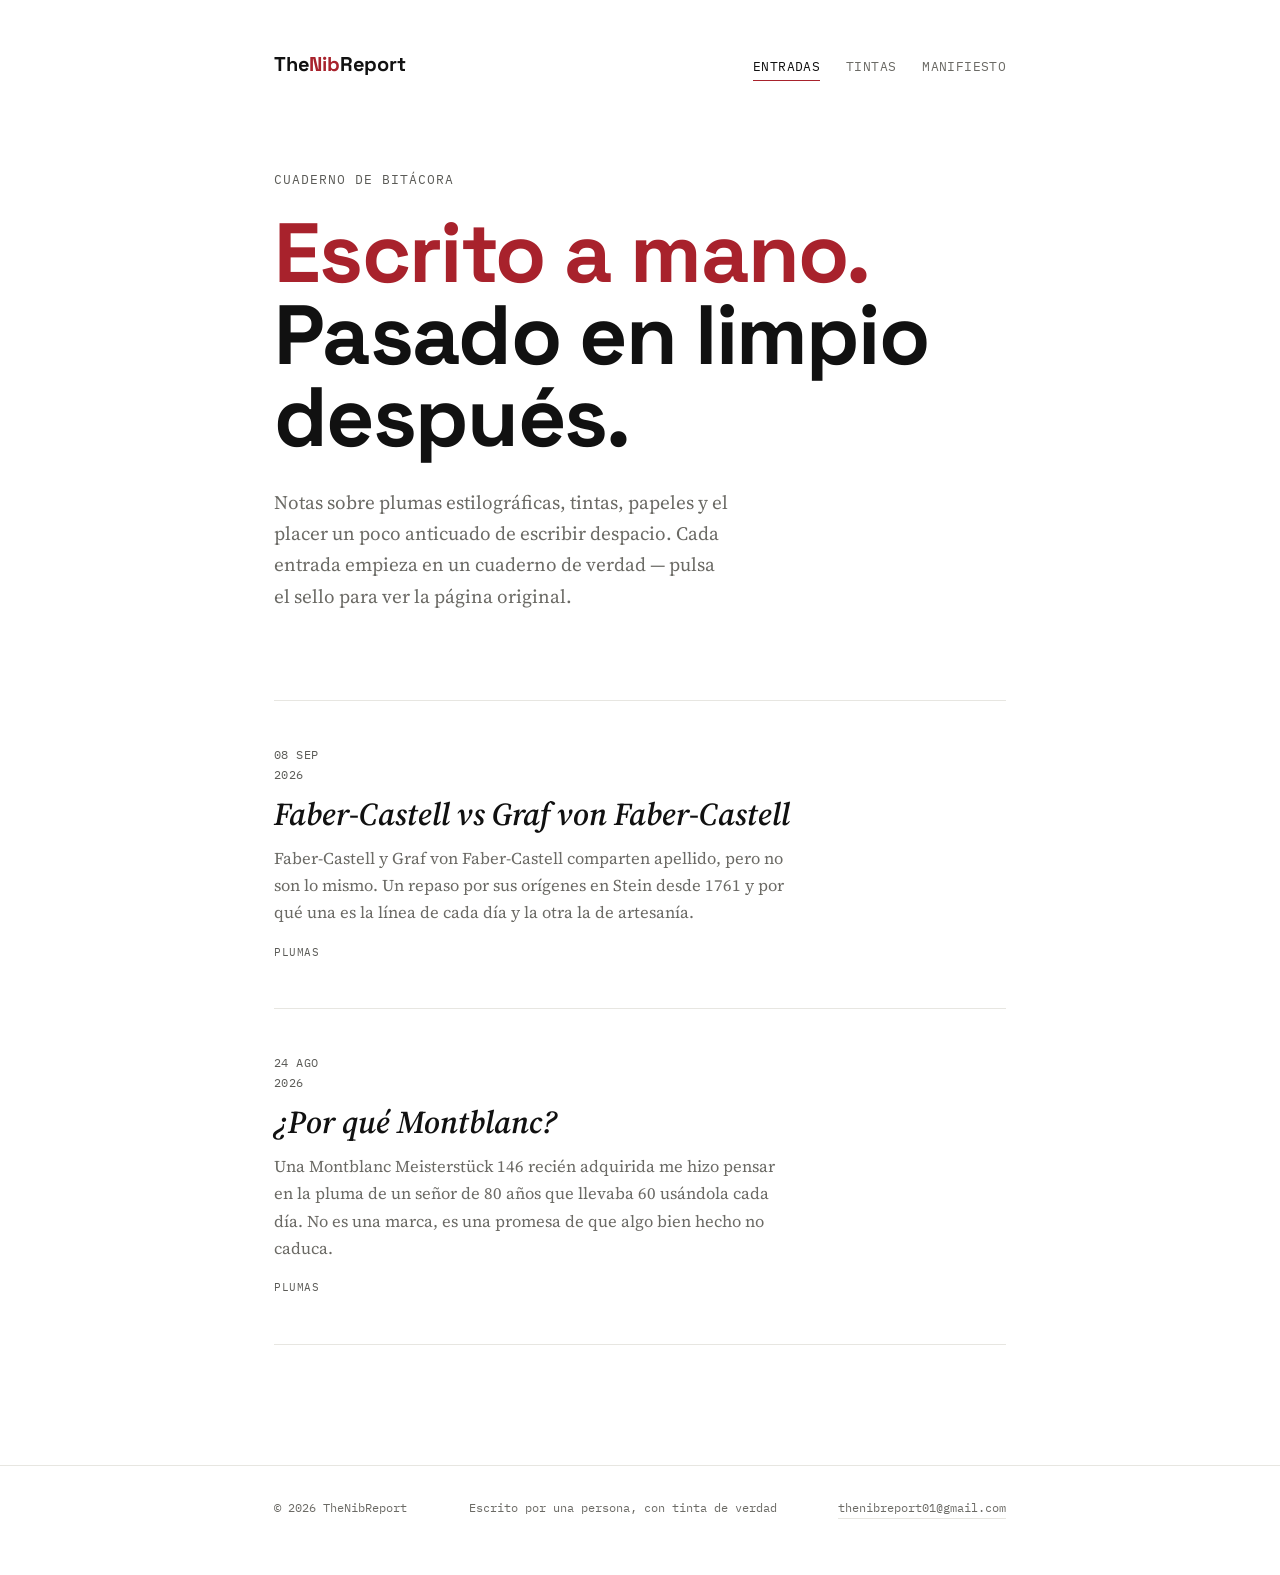
<file: index.html>
<!doctype html>
<html lang="es">
<head>
<meta charset="UTF-8">
<meta name="viewport" content="width=device-width, initial-scale=1.0">
<title>TheNibReport — Blog de plumas estilográficas, tinta y papel</title>
<meta name="description" content="Cuaderno sobre plumas estilográficas, tintas y papel para escribir: reseñas, comparativas de marcas como Montblanc y Faber-Castell, y notas manuscritas pasadas en limpio.">
<link rel="canonical" href="https://thenibreport.es/">
<meta name="robots" content="index, follow">

<!-- Open Graph -->
<meta property="og:type" content="website">
<meta property="og:site_name" content="TheNibReport">
<meta property="og:title" content="TheNibReport — Blog de plumas estilográficas, tinta y papel">
<meta property="og:description" content="Cuaderno sobre plumas estilográficas, tintas y papel para escribir: reseñas, comparativas de marcas y notas manuscritas pasadas en limpio.">
<meta property="og:url" content="https://thenibreport.es/">
<meta property="og:locale" content="es_ES">
<meta property="og:image" content="https://thenibreport.es/img/og-cover.jpg">

<!-- Twitter Card -->
<meta name="twitter:card" content="summary_large_image">
<meta name="twitter:title" content="TheNibReport — Blog de plumas estilográficas, tinta y papel">
<meta name="twitter:description" content="Cuaderno sobre plumas estilográficas, tintas y papel para escribir, escrito a mano y pasado en limpio.">
<meta name="twitter:image" content="https://thenibreport.es/img/og-cover.jpg">

<link rel="stylesheet" href="css/style.css">

<script type="application/ld+json">
{
  "@context": "https://schema.org",
  "@type": "Blog",
  "name": "TheNibReport",
  "url": "https://thenibreport.es/",
  "description": "Cuaderno sobre plumas estilográficas, tintas y papel para escribir.",
  "inLanguage": "es"
}
</script>

    <!-- Google tag (gtag.js) -->
    <script async src="https://www.googletagmanager.com/gtag/js?id=G-DZ3Y6CWWXH"></script>
    <script>
      window.dataLayer = window.dataLayer || [];
      function gtag(){dataLayer.push(arguments);}
      gtag('js', new Date());
      gtag('config', 'G-DZ3Y6CWWXH');
    </script>
</head>
<body>

<header class="site-head">
  <div class="wrap">
    <a href="index.html" class="brand">The<em>Nib</em>Report</a>
    <nav class="site-nav">
      <a href="index.html" class="is-active">Entradas</a>
      <a href="tintas.html">Tintas</a>
      <a href="about.html">Manifiesto</a>
    </nav>
  </div>
</header>

<main>
  <div class="wrap">

    <section class="hero">
      <span class="kicker">Cuaderno de bitácora</span>
      <h1><span class="ink-underline">Escrito a mano.</span><br>Pasado en limpio después.</h1>
      <p class="lede">Notas sobre plumas estilográficas, tintas, papeles y el placer un poco anticuado de escribir despacio. Cada entrada empieza en un cuaderno de verdad — pulsa el sello para ver la página original.</p>
    </section>

    <section class="ledger" aria-label="Listado de entradas">

      <a class="entry" href="articles/faber-castell-vs-graf-von-faber-castell.html">
        <div class="entry-date">08 SEP<br>2026</div>
        <div>
          <h2 class="entry-title">Faber-Castell vs Graf von Faber-Castell</h2>
          <p class="entry-excerpt">Faber-Castell y Graf von Faber-Castell comparten apellido, pero no son lo mismo. Un repaso por sus orígenes en Stein desde 1761 y por qué una es la línea de cada día y la otra la de artesanía.</p>
          <span class="entry-tag">Plumas</span>
        </div>
      </a>

      <a class="entry" href="articles/por-que-montblanc.html">
        <div class="entry-date">24 AGO<br>2026</div>
        <div>
          <h2 class="entry-title">¿Por qué Montblanc?</h2>
          <p class="entry-excerpt">Una Montblanc Meisterstück 146 recién adquirida me hizo pensar en la pluma de un señor de 80 años que llevaba 60 usándola cada día. No es una marca, es una promesa de que algo bien hecho no caduca.</p>
          <span class="entry-tag">Plumas</span>
        </div>
      </a>

    </section>

  </div>
</main>

<footer class="site-foot">
  <div class="wrap">
    <span>© 2026 TheNibReport</span>
    <span>Escrito por una persona, con tinta de verdad</span>
    <a href="mailto:thenibreport01@gmail.com">thenibreport01@gmail.com</a>
  </div>
</footer>

<script src="js/script.js"></script>
</body>
</html>
</file>
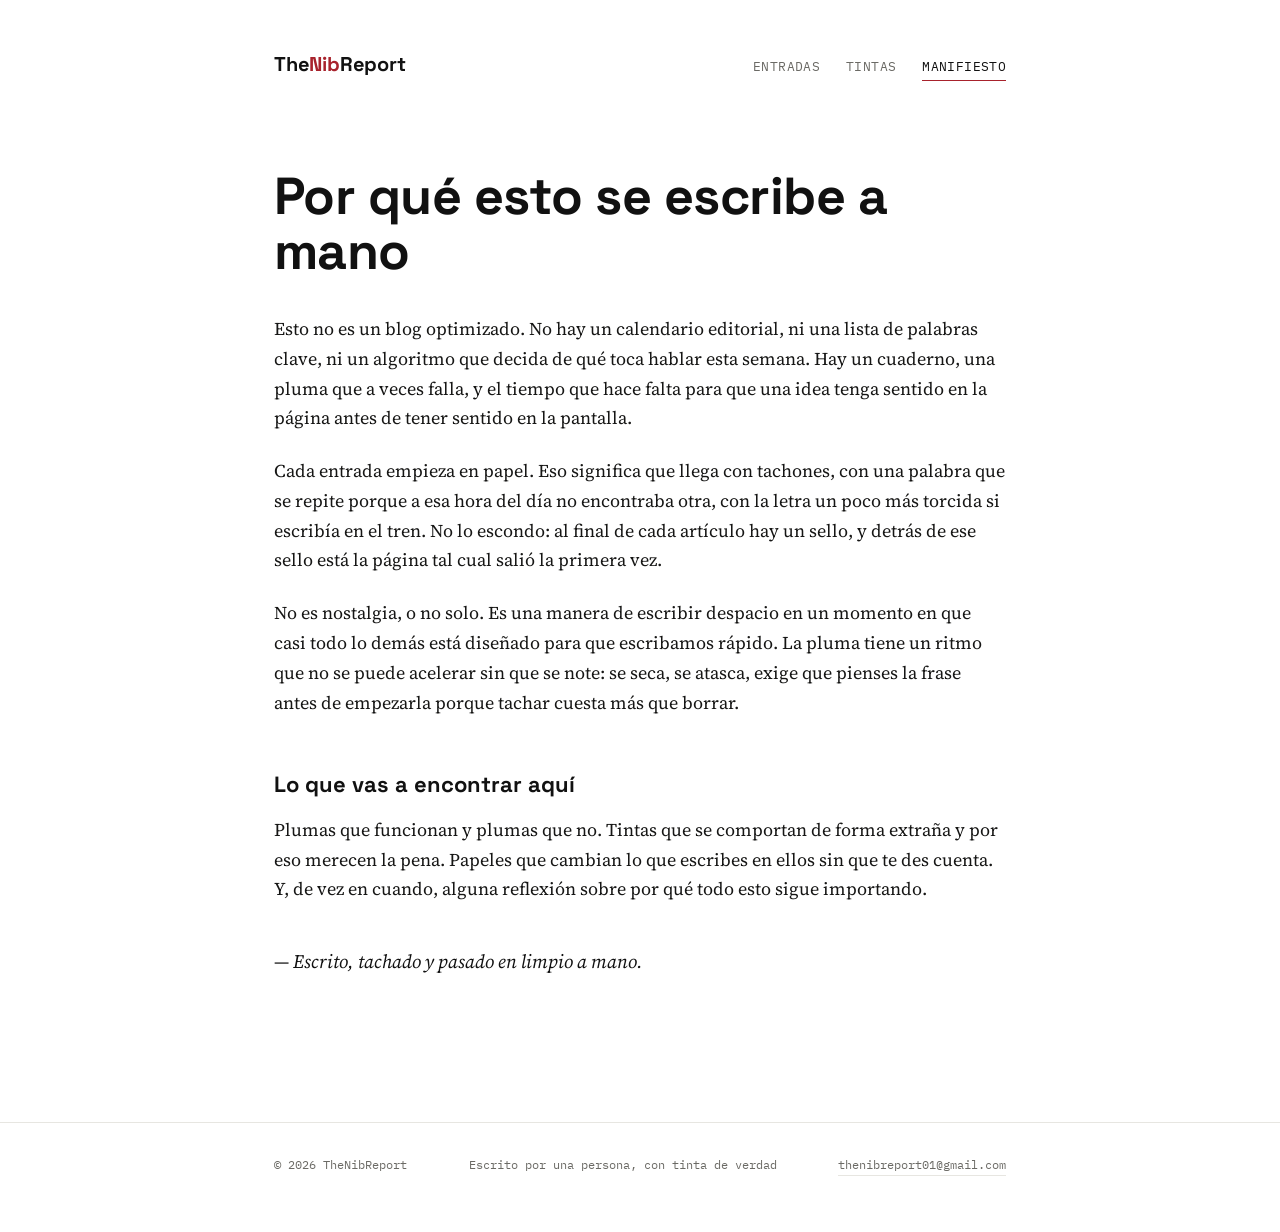
<file: about.html>
<!doctype html>
<html lang="es">
<head>
<meta charset="UTF-8">
<meta name="viewport" content="width=device-width, initial-scale=1.0">
<title>Manifiesto — Por qué escribimos a mano | TheNibReport</title>
<meta name="description" content="Por qué TheNibReport se escribe primero a mano, en papel, con pluma estilográfica, antes que en ninguna otra parte. El manifiesto detrás del blog.">
<link rel="canonical" href="https://thenibreport.es/about.html">
<meta name="robots" content="index, follow">

<!-- Open Graph -->
<meta property="og:type" content="article">
<meta property="og:site_name" content="TheNibReport">
<meta property="og:title" content="Manifiesto — Por qué escribimos a mano">
<meta property="og:description" content="Por qué este cuaderno se escribe a mano antes que en ninguna otra parte.">
<meta property="og:url" content="https://thenibreport.es/about.html">
<meta property="og:locale" content="es_ES">
<meta property="og:image" content="https://thenibreport.es/img/og-cover.jpg">

<!-- Twitter Card -->
<meta name="twitter:card" content="summary_large_image">
<meta name="twitter:title" content="Manifiesto — Por qué escribimos a mano">
<meta name="twitter:description" content="Por qué este cuaderno se escribe a mano antes que en ninguna otra parte.">
<meta name="twitter:image" content="https://thenibreport.es/img/og-cover.jpg">

<link rel="stylesheet" href="css/style.css">
    <!-- Google tag (gtag.js) -->
    <script async src="https://www.googletagmanager.com/gtag/js?id=G-DZ3Y6CWWXH"></script>
    <script>
      window.dataLayer = window.dataLayer || [];
      function gtag(){dataLayer.push(arguments);}
      gtag('js', new Date());
      gtag('config', 'G-DZ3Y6CWWXH');
    </script>
</head>
<body>

<header class="site-head">
  <div class="wrap">
    <a href="index.html" class="brand">The<em>Nib</em>Report</a>
    <nav class="site-nav">
      <a href="index.html">Entradas</a>
      <a href="tintas.html">Tintas</a>
      <a href="about.html" class="is-active">Manifiesto</a>
    </nav>
  </div>
</header>

<main>
  <div class="wrap">
    <div class="article-head">
      <h1><span class="ink-underline">Por qué esto se escribe a mano</span></h1>
    </div>

    <article class="prose manifesto">
      <p>Esto no es un blog optimizado. No hay un calendario editorial, ni una lista de palabras clave, ni un algoritmo que decida de qué toca hablar esta semana. Hay un cuaderno, una pluma que a veces falla, y el tiempo que hace falta para que una idea tenga sentido en la página antes de tener sentido en la pantalla.</p>

      <p>Cada entrada empieza en papel. Eso significa que llega con tachones, con una palabra que se repite porque a esa hora del día no encontraba otra, con la letra un poco más torcida si escribía en el tren. No lo escondo: al final de cada artículo hay un sello, y detrás de ese sello está la página tal cual salió la primera vez.</p>

      <p>No es nostalgia, o no solo. Es una manera de escribir despacio en un momento en que casi todo lo demás está diseñado para que escribamos rápido. La pluma tiene un ritmo que no se puede acelerar sin que se note: se seca, se atasca, exige que pienses la frase antes de empezarla porque tachar cuesta más que borrar.</p>

      <h2>Lo que vas a encontrar aquí</h2>
      <p>Plumas que funcionan y plumas que no. Tintas que se comportan de forma extraña y por eso merecen la pena. Papeles que cambian lo que escribes en ellos sin que te des cuenta. Y, de vez en cuando, alguna reflexión sobre por qué todo esto sigue importando.</p>

      <p class="signoff">— Escrito, tachado y pasado en limpio a mano.</p>
    </article>
  </div>
</main>

<footer class="site-foot">
  <div class="wrap">
    <span>© 2026 TheNibReport</span>
    <span>Escrito por una persona, con tinta de verdad</span>
    <a href="mailto:thenibreport01@gmail.com">thenibreport01@gmail.com</a>
  </div>
</footer>

</body>
</html>
</file>
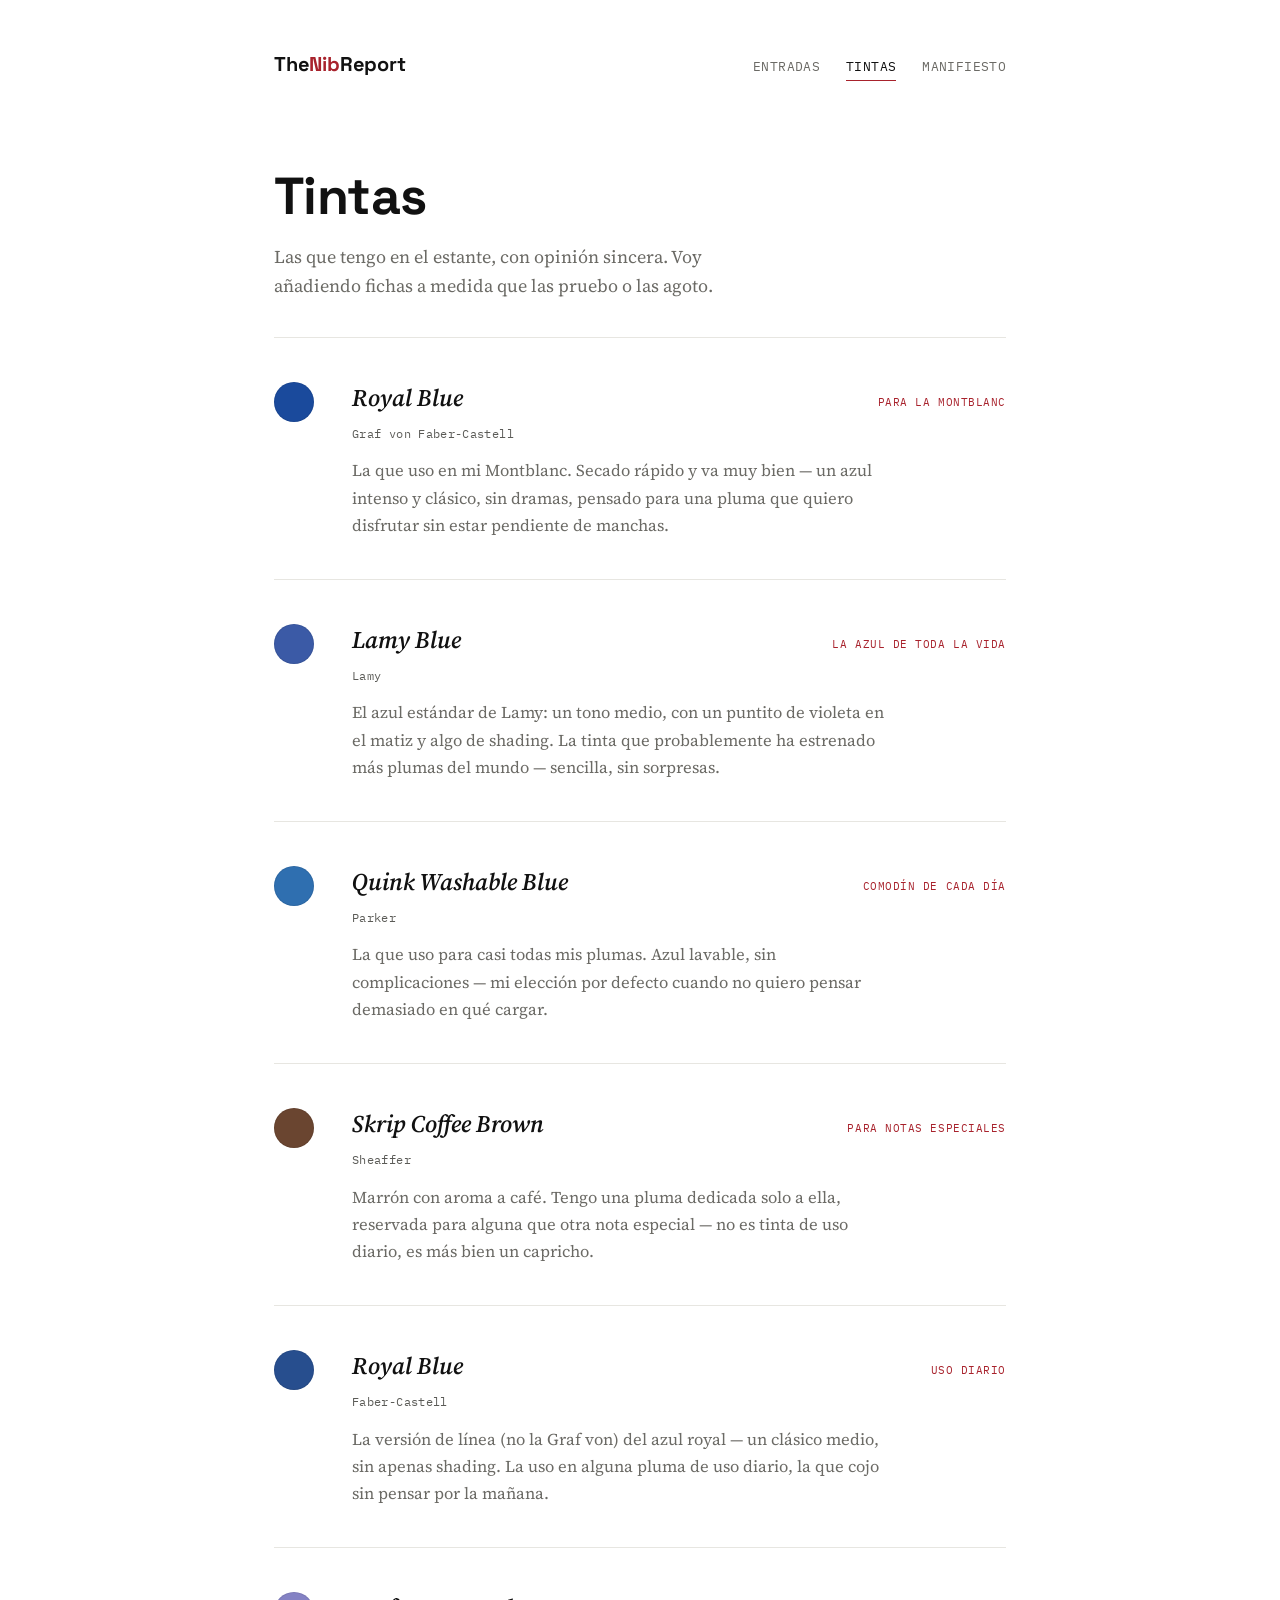
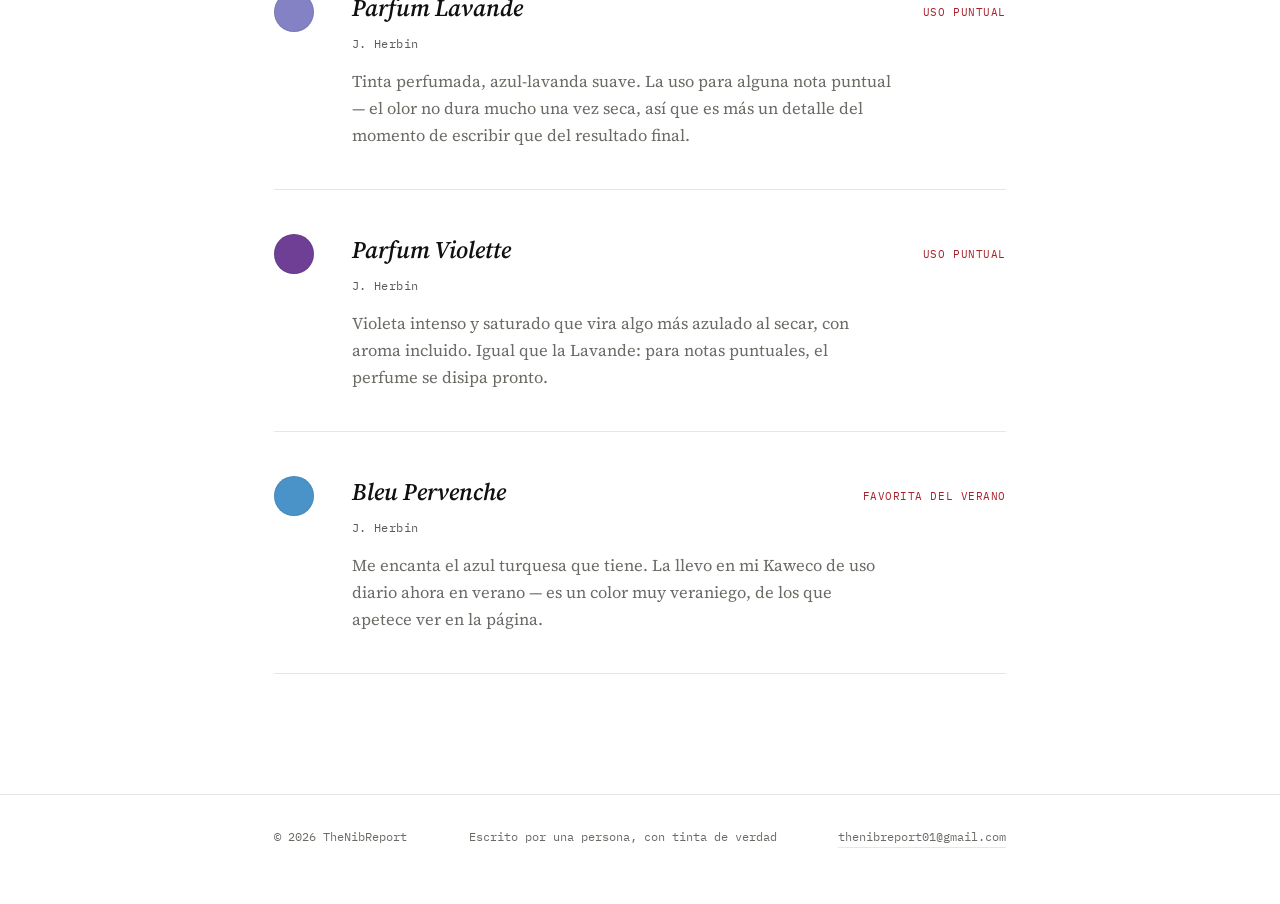
<file: tintas.html>
<!doctype html>
<html lang="es">
<head>
<meta charset="UTF-8">
<meta name="viewport" content="width=device-width, initial-scale=1.0">
<title>Tintas para pluma estilográfica — Fichas y opiniones | TheNibReport</title>
<meta name="description" content="Fichas de tintas para pluma estilográfica: Montblanc, Lamy, Parker, Faber-Castell, J. Herbin y más, con color, comportamiento y opinión sincera de cada una.">
<link rel="canonical" href="https://thenibreport.es/tintas.html">
<meta name="robots" content="index, follow">

<!-- Open Graph -->
<meta property="og:type" content="website">
<meta property="og:site_name" content="TheNibReport">
<meta property="og:title" content="Tintas para pluma estilográfica — Fichas y opiniones">
<meta property="og:description" content="Fichas de tintas: marca, color y opinión sincera de cada una.">
<meta property="og:url" content="https://thenibreport.es/tintas.html">
<meta property="og:locale" content="es_ES">
<meta property="og:image" content="https://thenibreport.es/img/og-cover.jpg">

<!-- Twitter Card -->
<meta name="twitter:card" content="summary_large_image">
<meta name="twitter:title" content="Tintas para pluma estilográfica — Fichas y opiniones">
<meta name="twitter:description" content="Fichas de tintas: marca, color y opinión sincera de cada una.">
<meta name="twitter:image" content="https://thenibreport.es/img/og-cover.jpg">

<link rel="stylesheet" href="css/style.css">
    <!-- Google tag (gtag.js) -->
    <script async src="https://www.googletagmanager.com/gtag/js?id=G-DZ3Y6CWWXH"></script>
    <script>
      window.dataLayer = window.dataLayer || [];
      function gtag(){dataLayer.push(arguments);}
      gtag('js', new Date());
      gtag('config', 'G-DZ3Y6CWWXH');
    </script>
</head>
<body>

<header class="site-head">
  <div class="wrap">
    <a href="index.html" class="brand">The<em>Nib</em>Report</a>
    <nav class="site-nav">
      <a href="index.html">Entradas</a>
      <a href="tintas.html" class="is-active">Tintas</a>
      <a href="about.html">Manifiesto</a>
    </nav>
  </div>
</header>

<main>
  <div class="wrap">

    <div class="article-head">
      <h1>Tintas</h1>
      <p style="color:var(--graphite-soft); max-width:56ch; margin:0;">Las que tengo en el estante, con opinión sincera. Voy añadiendo fichas a medida que las pruebo o las agoto.</p>
    </div>

    <section class="ink-list" aria-label="Fichas de tinta">

      <article class="ink-card">
        <span class="ink-swatch" style="background:#1a4a9c;" aria-hidden="true"></span>
        <div>
          <div class="ink-heading">
            <h2 class="ink-name">Royal Blue</h2>
            <span class="ink-verdict">Para la Montblanc</span>
          </div>
          <p class="ink-brand">Graf von Faber-Castell</p>
          <p class="ink-note">La que uso en mi Montblanc. Secado rápido y va muy bien — un azul intenso y clásico, sin dramas, pensado para una pluma que quiero disfrutar sin estar pendiente de manchas.</p>
        </div>
      </article>

      <article class="ink-card">
        <span class="ink-swatch" style="background:#3b5aa6;" aria-hidden="true"></span>
        <div>
          <div class="ink-heading">
            <h2 class="ink-name">Lamy Blue</h2>
            <span class="ink-verdict">La azul de toda la vida</span>
          </div>
          <p class="ink-brand">Lamy</p>
          <p class="ink-note">El azul estándar de Lamy: un tono medio, con un puntito de violeta en el matiz y algo de shading. La tinta que probablemente ha estrenado más plumas del mundo — sencilla, sin sorpresas.</p>
        </div>
      </article>

      <article class="ink-card">
        <span class="ink-swatch" style="background:#2f6fb0;" aria-hidden="true"></span>
        <div>
          <div class="ink-heading">
            <h2 class="ink-name">Quink Washable Blue</h2>
            <span class="ink-verdict">Comodín de cada día</span>
          </div>
          <p class="ink-brand">Parker</p>
          <p class="ink-note">La que uso para casi todas mis plumas. Azul lavable, sin complicaciones — mi elección por defecto cuando no quiero pensar demasiado en qué cargar.</p>
        </div>
      </article>

      <article class="ink-card">
        <span class="ink-swatch" style="background:#6a4530;" aria-hidden="true"></span>
        <div>
          <div class="ink-heading">
            <h2 class="ink-name">Skrip Coffee Brown</h2>
            <span class="ink-verdict">Para notas especiales</span>
          </div>
          <p class="ink-brand">Sheaffer</p>
          <p class="ink-note">Marrón con aroma a café. Tengo una pluma dedicada solo a ella, reservada para alguna que otra nota especial — no es tinta de uso diario, es más bien un capricho.</p>
        </div>
      </article>

      <article class="ink-card">
        <span class="ink-swatch" style="background:#274e8e;" aria-hidden="true"></span>
        <div>
          <div class="ink-heading">
            <h2 class="ink-name">Royal Blue</h2>
            <span class="ink-verdict">Uso diario</span>
          </div>
          <p class="ink-brand">Faber-Castell</p>
          <p class="ink-note">La versión de línea (no la Graf von) del azul royal — un clásico medio, sin apenas shading. La uso en alguna pluma de uso diario, la que cojo sin pensar por la mañana.</p>
        </div>
      </article>

      <article class="ink-card">
        <span class="ink-swatch" style="background:#8482c4;" aria-hidden="true"></span>
        <div>
          <div class="ink-heading">
            <h2 class="ink-name">Parfum Lavande</h2>
            <span class="ink-verdict">Uso puntual</span>
          </div>
          <p class="ink-brand">J. Herbin</p>
          <p class="ink-note">Tinta perfumada, azul-lavanda suave. La uso para alguna nota puntual — el olor no dura mucho una vez seca, así que es más un detalle del momento de escribir que del resultado final.</p>
        </div>
      </article>

      <article class="ink-card">
        <span class="ink-swatch" style="background:#6f3f96;" aria-hidden="true"></span>
        <div>
          <div class="ink-heading">
            <h2 class="ink-name">Parfum Violette</h2>
            <span class="ink-verdict">Uso puntual</span>
          </div>
          <p class="ink-brand">J. Herbin</p>
          <p class="ink-note">Violeta intenso y saturado que vira algo más azulado al secar, con aroma incluido. Igual que la Lavande: para notas puntuales, el perfume se disipa pronto.</p>
        </div>
      </article>

      <article class="ink-card">
        <span class="ink-swatch" style="background:#4a93c9;" aria-hidden="true"></span>
        <div>
          <div class="ink-heading">
            <h2 class="ink-name">Bleu Pervenche</h2>
            <span class="ink-verdict">Favorita del verano</span>
          </div>
          <p class="ink-brand">J. Herbin</p>
          <p class="ink-note">Me encanta el azul turquesa que tiene. La llevo en mi Kaweco de uso diario ahora en verano — es un color muy veraniego, de los que apetece ver en la página.</p>
        </div>
      </article>

    </section>

  </div>
</main>

<footer class="site-foot">
  <div class="wrap">
    <span>© 2026 TheNibReport</span>
    <span>Escrito por una persona, con tinta de verdad</span>
    <a href="mailto:thenibreport01@gmail.com">thenibreport01@gmail.com</a>
  </div>
</footer>

</body>
</html>
</file>
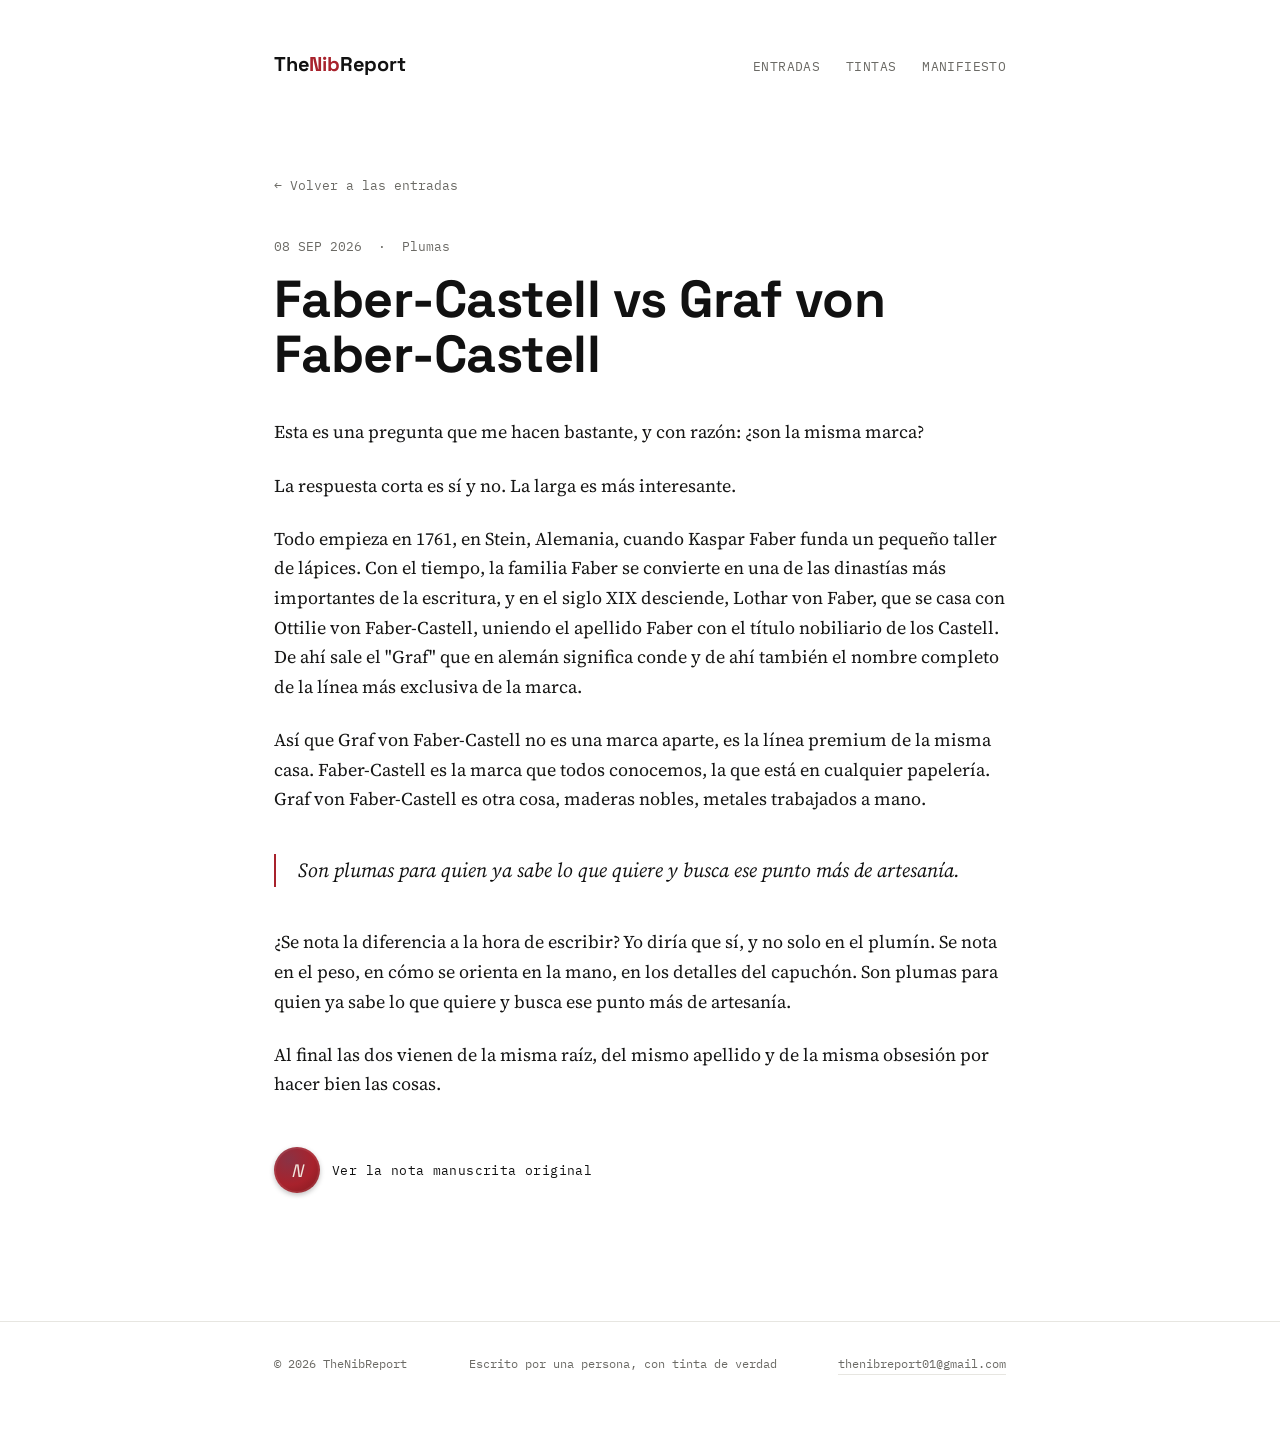
<file: articles/faber-castell-vs-graf-von-faber-castell.html>
<!doctype html>
<html lang="es">
<head>
<meta charset="UTF-8">
<meta name="viewport" content="width=device-width, initial-scale=1.0">
<title>Faber-Castell vs Graf von Faber-Castell: diferencias y origen | TheNibReport</title>
<meta name="description" content="¿Son Faber-Castell y Graf von Faber-Castell la misma marca? Origen de la dinastía Faber desde 1761, de dónde viene el nombre 'Graf' y qué diferencia a la línea premium de la línea de cada día.">
<link rel="canonical" href="https://thenibreport.es/articles/faber-castell-vs-graf-von-faber-castell.html">
<meta name="robots" content="index, follow">

<!-- Open Graph -->
<meta property="og:type" content="article">
<meta property="og:site_name" content="TheNibReport">
<meta property="og:title" content="Faber-Castell vs Graf von Faber-Castell">
<meta property="og:description" content="Faber-Castell y Graf von Faber-Castell comparten apellido, pero no son lo mismo. Origen de la dinastía Faber y por qué una es la línea de cada día y la otra la de artesanía.">
<meta property="og:url" content="https://thenibreport.es/articles/faber-castell-vs-graf-von-faber-castell.html">
<meta property="og:locale" content="es_ES">
<meta property="og:image" content="https://thenibreport.es/img/og-cover.jpg">
<meta property="article:published_time" content="2026-09-08">
<meta property="article:section" content="Plumas">

<!-- Twitter Card -->
<meta name="twitter:card" content="summary_large_image">
<meta name="twitter:title" content="Faber-Castell vs Graf von Faber-Castell">
<meta name="twitter:description" content="Faber-Castell y Graf von Faber-Castell comparten apellido, pero no son lo mismo. Origen de la dinastía Faber desde 1761.">
<meta name="twitter:image" content="https://thenibreport.es/img/og-cover.jpg">

<link rel="stylesheet" href="../css/style.css">

<script type="application/ld+json">
{
  "@context": "https://schema.org",
  "@type": "Article",
  "headline": "Faber-Castell vs Graf von Faber-Castell",
  "description": "Faber-Castell y Graf von Faber-Castell comparten apellido, pero no son lo mismo. Origen de la dinastía Faber desde 1761.",
  "datePublished": "2026-09-08",
  "author": { "@type": "Person", "name": "Fran" },
  "publisher": { "@type": "Organization", "name": "TheNibReport" },
  "mainEntityOfPage": "https://thenibreport.es/articles/faber-castell-vs-graf-von-faber-castell.html",
  "image": "https://thenibreport.es/img/og-cover.jpg",
  "inLanguage": "es",
  "articleSection": "Plumas"
}
</script>

    <!-- Google tag (gtag.js) -->
    <script async src="https://www.googletagmanager.com/gtag/js?id=G-DZ3Y6CWWXH"></script>
    <script>
      window.dataLayer = window.dataLayer || [];
      function gtag(){dataLayer.push(arguments);}
      gtag('js', new Date());
      gtag('config', 'G-DZ3Y6CWWXH');
    </script>
</head>
<body>

<header class="site-head">
  <div class="wrap">
    <a href="../index.html" class="brand">The<em>Nib</em>Report</a>
    <nav class="site-nav">
      <a href="../index.html">Entradas</a>
      <a href="../tintas.html">Tintas</a>
      <a href="../about.html">Manifiesto</a>
    </nav>
  </div>
</header>

<main>
  <div class="wrap">
    <a class="back-link" href="../index.html">← Volver a las entradas</a>

    <div class="article-head">
      <div class="article-meta">
        <span>08 SEP 2026</span>
        <span>·</span>
        <span>Plumas</span>
      </div>
      <h1>Faber-Castell vs Graf von Faber-Castell</h1>
    </div>

    <article class="prose">
      <p>Esta es una pregunta que me hacen bastante, y con razón: ¿son la misma marca?</p>

      <p>La respuesta corta es sí y no. La larga es más interesante.</p>

      <p>Todo empieza en 1761, en Stein, Alemania, cuando Kaspar Faber funda un pequeño taller de lápices. Con el tiempo, la familia Faber se convierte en una de las dinastías más importantes de la escritura, y en el siglo XIX desciende, Lothar von Faber, que se casa con Ottilie von Faber-Castell, uniendo el apellido Faber con el título nobiliario de los Castell. De ahí sale el "Graf" que en alemán significa conde y de ahí también el nombre completo de la línea más exclusiva de la marca.</p>

      <p>Así que Graf von Faber-Castell no es una marca aparte, es la línea premium de la misma casa. Faber-Castell es la marca que todos conocemos, la que está en cualquier papelería. Graf von Faber-Castell es otra cosa, maderas nobles, metales trabajados a mano.</p>

      <blockquote>Son plumas para quien ya sabe lo que quiere y busca ese punto más de artesanía.</blockquote>

      <p>¿Se nota la diferencia a la hora de escribir? Yo diría que sí, y no solo en el plumín. Se nota en el peso, en cómo se orienta en la mano, en los detalles del capuchón. Son plumas para quien ya sabe lo que quiere y busca ese punto más de artesanía.</p>

      <p>Al final las dos vienen de la misma raíz, del mismo apellido y de la misma obsesión por hacer bien las cosas.</p>
    </article>

    <div class="seal-block">
      <button type="button" class="seal-btn" aria-expanded="false" aria-controls="nota-1">
        <span class="seal-mark" aria-hidden="true">N</span>
        <span class="seal-label-open">Ver la nota manuscrita original</span>
        <span class="seal-label-close">Ocultar la nota manuscrita</span>
      </button>
    </div>

    <div class="note-panel" id="nota-1">
      <div class="note-card">
        <div class="note-img-holder">
          <img src="../img/nota-faber-castell-vs-graf-1.jpg" alt="Nota manuscrita original del artículo — página 1">
        </div>
        <p class="note-caption">Página original — cuaderno (1/2)</p>
      </div>
      <div class="note-card">
        <div class="note-img-holder">
          <img src="../img/nota-faber-castell-vs-graf-2.jpg" alt="Nota manuscrita original del artículo — página 2">
        </div>
        <p class="note-caption">Página original — cuaderno (2/2)</p>
      </div>
    </div>

  </div>
</main>

<footer class="site-foot">
  <div class="wrap">
    <span>© 2026 TheNibReport</span>
    <span>Escrito por una persona, con tinta de verdad</span>
    <a href="mailto:thenibreport01@gmail.com">thenibreport01@gmail.com</a>
  </div>
</footer>

<script src="../js/script.js"></script>
</body>
</html>
</file>
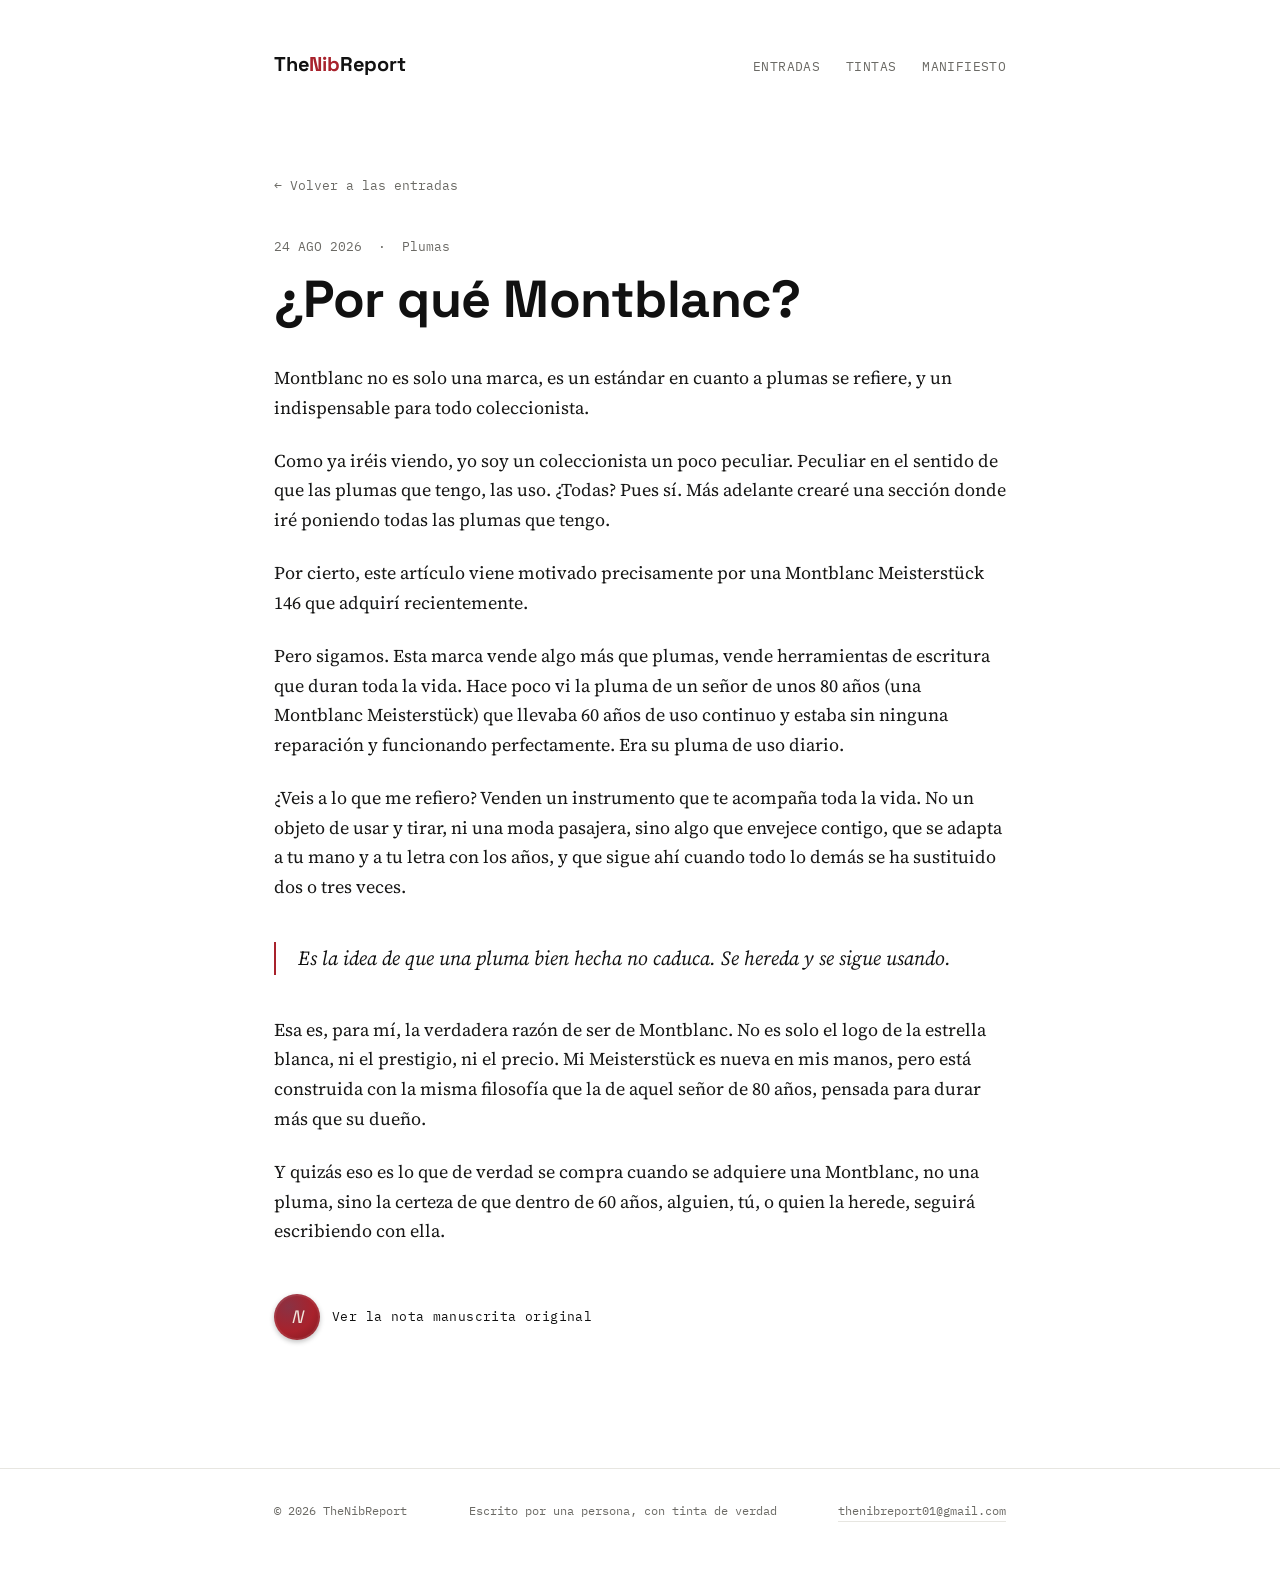
<file: articles/por-que-montblanc.html>
<!doctype html>
<html lang="es">
<head>
<meta charset="UTF-8">
<meta name="viewport" content="width=device-width, initial-scale=1.0">
<title>¿Por qué Montblanc? La Meisterstück 146 y una pluma de 60 años | TheNibReport</title>
<meta name="description" content="Una Montblanc Meisterstück 146 recién adquirida y la pluma de un señor de 80 años con 60 de uso diario: por qué Montblanc no vende plumas, vende herramientas que duran toda la vida.">
<link rel="canonical" href="https://thenibreport.es/articles/por-que-montblanc.html">
<meta name="robots" content="index, follow">

<!-- Open Graph -->
<meta property="og:type" content="article">
<meta property="og:site_name" content="TheNibReport">
<meta property="og:title" content="¿Por qué Montblanc?">
<meta property="og:description" content="Una Montblanc Meisterstück 146 recién adquirida me hizo pensar en la pluma de un señor de 80 años que llevaba 60 usándola cada día.">
<meta property="og:url" content="https://thenibreport.es/articles/por-que-montblanc.html">
<meta property="og:locale" content="es_ES">
<meta property="og:image" content="https://thenibreport.es/img/og-cover.jpg">
<meta property="article:published_time" content="2026-08-24">
<meta property="article:section" content="Plumas">

<!-- Twitter Card -->
<meta name="twitter:card" content="summary_large_image">
<meta name="twitter:title" content="¿Por qué Montblanc?">
<meta name="twitter:description" content="Una Montblanc Meisterstück 146 recién adquirida me hizo pensar en la pluma de un señor de 80 años que llevaba 60 usándola cada día.">
<meta name="twitter:image" content="https://thenibreport.es/img/og-cover.jpg">

<link rel="stylesheet" href="../css/style.css">

<script type="application/ld+json">
{
  "@context": "https://schema.org",
  "@type": "Article",
  "headline": "¿Por qué Montblanc?",
  "description": "Una Montblanc Meisterstück 146 recién adquirida me hizo pensar en la pluma de un señor de 80 años que llevaba 60 usándola cada día.",
  "datePublished": "2026-08-24",
  "author": { "@type": "Person", "name": "Fran" },
  "publisher": { "@type": "Organization", "name": "TheNibReport" },
  "mainEntityOfPage": "https://thenibreport.es/articles/por-que-montblanc.html",
  "image": "https://thenibreport.es/img/og-cover.jpg",
  "inLanguage": "es",
  "articleSection": "Plumas"
}
</script>

    <!-- Google tag (gtag.js) -->
    <script async src="https://www.googletagmanager.com/gtag/js?id=G-DZ3Y6CWWXH"></script>
    <script>
      window.dataLayer = window.dataLayer || [];
      function gtag(){dataLayer.push(arguments);}
      gtag('js', new Date());
      gtag('config', 'G-DZ3Y6CWWXH');
    </script>
</head>
<body>

<header class="site-head">
  <div class="wrap">
    <a href="../index.html" class="brand">The<em>Nib</em>Report</a>
    <nav class="site-nav">
      <a href="../index.html">Entradas</a>
      <a href="../tintas.html">Tintas</a>
      <a href="../about.html">Manifiesto</a>
    </nav>
  </div>
</header>

<main>
  <div class="wrap">
    <a class="back-link" href="../index.html">← Volver a las entradas</a>

    <div class="article-head">
      <div class="article-meta">
        <span>24 AGO 2026</span>
        <span>·</span>
        <span>Plumas</span>
      </div>
      <h1>¿Por qué Montblanc?</h1>
    </div>

    <article class="prose">
      <p>Montblanc no es solo una marca, es un estándar en cuanto a plumas se refiere, y un indispensable para todo coleccionista.</p>

      <p>Como ya iréis viendo, yo soy un coleccionista un poco peculiar. Peculiar en el sentido de que las plumas que tengo, las uso. ¿Todas? Pues sí. Más adelante crearé una sección donde iré poniendo todas las plumas que tengo.</p>

      <p>Por cierto, este artículo viene motivado precisamente por una Montblanc Meisterstück 146 que adquirí recientemente.</p>

      <p>Pero sigamos. Esta marca vende algo más que plumas, vende herramientas de escritura que duran toda la vida. Hace poco vi la pluma de un señor de unos 80 años (una Montblanc Meisterstück) que llevaba 60 años de uso continuo y estaba sin ninguna reparación y funcionando perfectamente. Era su pluma de uso diario.</p>

      <p>¿Veis a lo que me refiero? Venden un instrumento que te acompaña toda la vida. No un objeto de usar y tirar, ni una moda pasajera, sino algo que envejece contigo, que se adapta a tu mano y a tu letra con los años, y que sigue ahí cuando todo lo demás se ha sustituido dos o tres veces.</p>

      <blockquote>Es la idea de que una pluma bien hecha no caduca. Se hereda y se sigue usando.</blockquote>

      <p>Esa es, para mí, la verdadera razón de ser de Montblanc. No es solo el logo de la estrella blanca, ni el prestigio, ni el precio. Mi Meisterstück es nueva en mis manos, pero está construida con la misma filosofía que la de aquel señor de 80 años, pensada para durar más que su dueño.</p>

      <p>Y quizás eso es lo que de verdad se compra cuando se adquiere una Montblanc, no una pluma, sino la certeza de que dentro de 60 años, alguien, tú, o quien la herede, seguirá escribiendo con ella.</p>
    </article>

    <div class="seal-block">
      <button type="button" class="seal-btn" aria-expanded="false" aria-controls="nota-1">
        <span class="seal-mark" aria-hidden="true">N</span>
        <span class="seal-label-open">Ver la nota manuscrita original</span>
        <span class="seal-label-close">Ocultar la nota manuscrita</span>
      </button>
    </div>

    <div class="note-panel" id="nota-1">
      <div class="note-card">
        <div class="note-img-holder">
          <img src="../img/nota-por-que-montblanc-1.jpg" alt="Nota manuscrita original del artículo — página 1">
        </div>
        <p class="note-caption">Página original — cuaderno, 24 de agosto de 2026 (1/2)</p>
      </div>
      <div class="note-card">
        <div class="note-img-holder">
          <img src="../img/nota-por-que-montblanc-2.jpg" alt="Nota manuscrita original del artículo — página 2">
        </div>
        <p class="note-caption">Página original — cuaderno, 24 de agosto de 2026 (2/2)</p>
      </div>
    </div>

  </div>
</main>

<footer class="site-foot">
  <div class="wrap">
    <span>© 2026 TheNibReport</span>
    <span>Escrito por una persona, con tinta de verdad</span>
    <a href="mailto:thenibreport01@gmail.com">thenibreport01@gmail.com</a>
  </div>
</footer>

<script src="../js/script.js"></script>
</body>
</html>
</file>
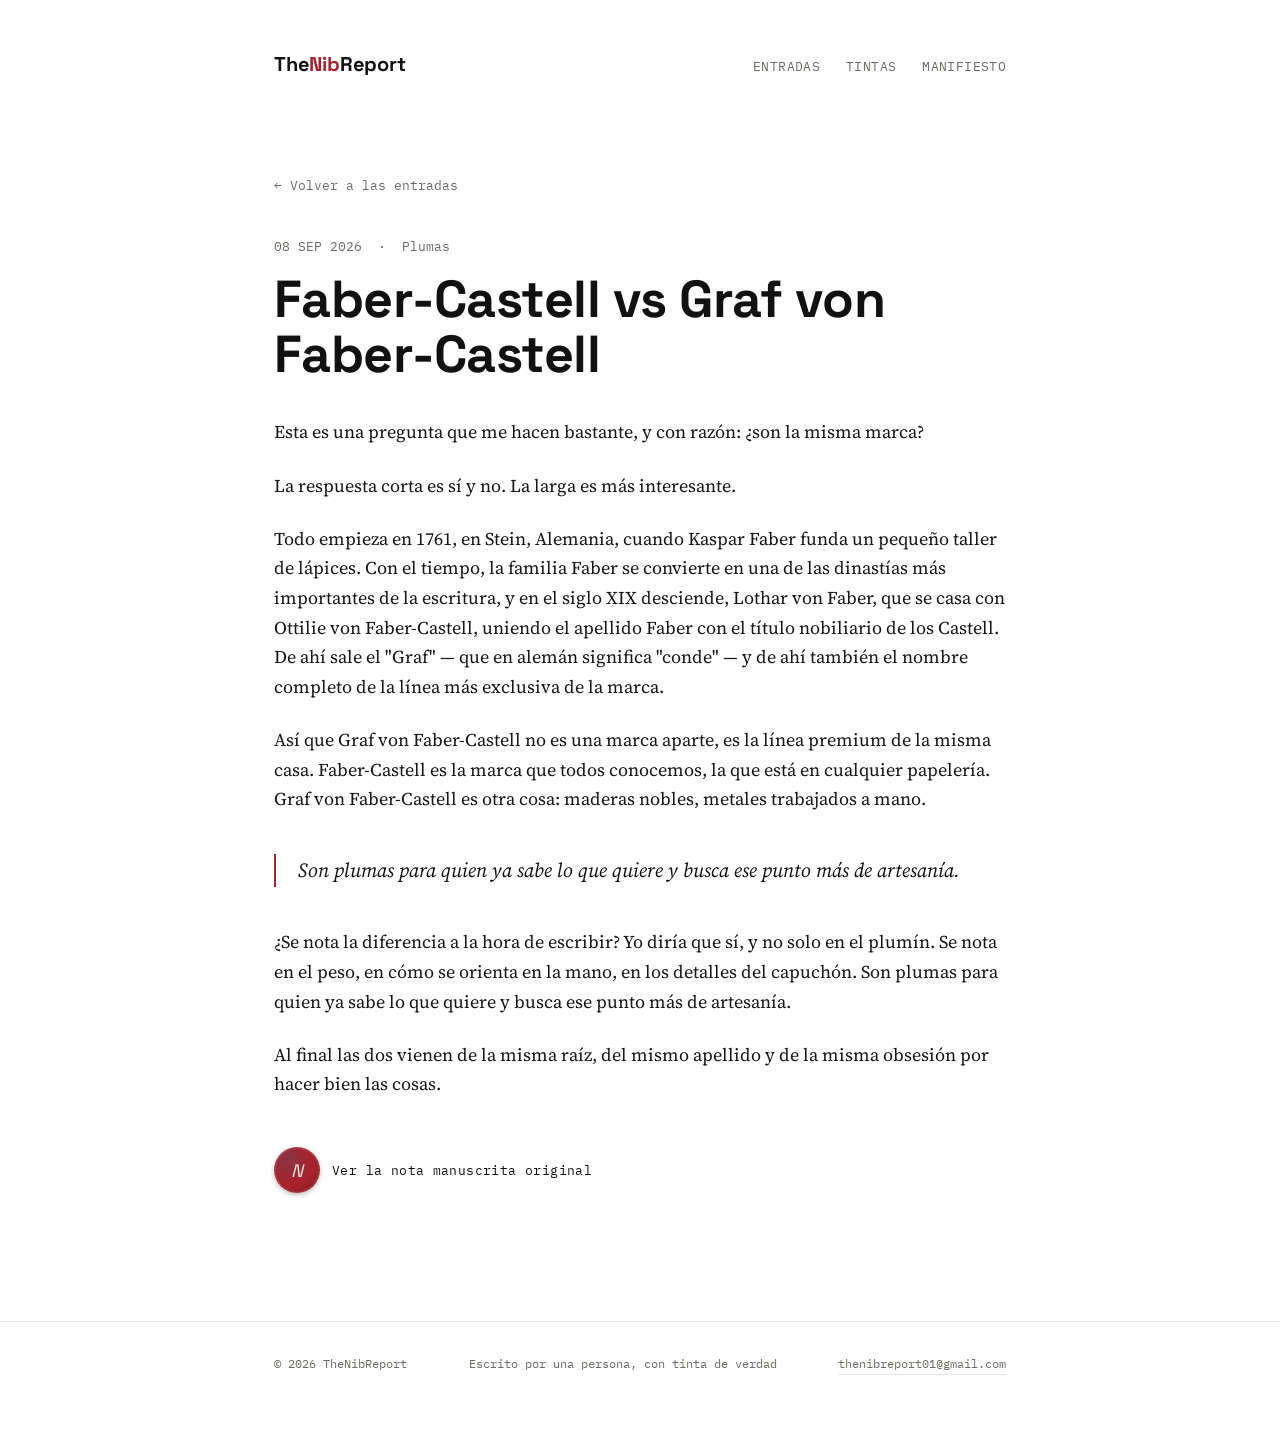
<file: thenibreport/articles/faber-castell-vs-graf-von-faber-castell.html>
<!doctype html>
<html lang="es">
<head>
<meta charset="UTF-8">
<meta name="viewport" content="width=device-width, initial-scale=1.0">
<title>Faber-Castell vs Graf von Faber-Castell: diferencias y origen | TheNibReport</title>
<meta name="description" content="¿Son Faber-Castell y Graf von Faber-Castell la misma marca? Origen de la dinastía Faber desde 1761, de dónde viene el nombre 'Graf' y qué diferencia a la línea premium de la línea de cada día.">
<link rel="canonical" href="https://thenibreport.es/articles/faber-castell-vs-graf-von-faber-castell.html">
<meta name="robots" content="index, follow">

<!-- Open Graph -->
<meta property="og:type" content="article">
<meta property="og:site_name" content="TheNibReport">
<meta property="og:title" content="Faber-Castell vs Graf von Faber-Castell">
<meta property="og:description" content="Faber-Castell y Graf von Faber-Castell comparten apellido, pero no son lo mismo. Origen de la dinastía Faber y por qué una es la línea de cada día y la otra la de artesanía.">
<meta property="og:url" content="https://thenibreport.es/articles/faber-castell-vs-graf-von-faber-castell.html">
<meta property="og:locale" content="es_ES">
<meta property="og:image" content="https://thenibreport.es/img/og-cover.jpg">
<meta property="article:published_time" content="2026-09-08">
<meta property="article:section" content="Plumas">

<!-- Twitter Card -->
<meta name="twitter:card" content="summary_large_image">
<meta name="twitter:title" content="Faber-Castell vs Graf von Faber-Castell">
<meta name="twitter:description" content="Faber-Castell y Graf von Faber-Castell comparten apellido, pero no son lo mismo. Origen de la dinastía Faber desde 1761.">
<meta name="twitter:image" content="https://thenibreport.es/img/og-cover.jpg">

<link rel="stylesheet" href="../css/style.css">

<script type="application/ld+json">
{
  "@context": "https://schema.org",
  "@type": "Article",
  "headline": "Faber-Castell vs Graf von Faber-Castell",
  "description": "Faber-Castell y Graf von Faber-Castell comparten apellido, pero no son lo mismo. Origen de la dinastía Faber desde 1761.",
  "datePublished": "2026-09-08",
  "author": { "@type": "Person", "name": "Fran" },
  "publisher": { "@type": "Organization", "name": "TheNibReport" },
  "mainEntityOfPage": "https://thenibreport.es/articles/faber-castell-vs-graf-von-faber-castell.html",
  "image": "https://thenibreport.es/img/og-cover.jpg",
  "inLanguage": "es",
  "articleSection": "Plumas"
}
</script>

    <!-- Google tag (gtag.js) -->
    <script async src="https://www.googletagmanager.com/gtag/js?id=G-DZ3Y6CWWXH"></script>
    <script>
      window.dataLayer = window.dataLayer || [];
      function gtag(){dataLayer.push(arguments);}
      gtag('js', new Date());
      gtag('config', 'G-DZ3Y6CWWXH');
    </script>
</head>
<body>

<header class="site-head">
  <div class="wrap">
    <a href="../index.html" class="brand">The<em>Nib</em>Report</a>
    <nav class="site-nav">
      <a href="../index.html">Entradas</a>
      <a href="../tintas.html">Tintas</a>
      <a href="../about.html">Manifiesto</a>
    </nav>
  </div>
</header>

<main>
  <div class="wrap">
    <a class="back-link" href="../index.html">← Volver a las entradas</a>

    <div class="article-head">
      <div class="article-meta">
        <span>08 SEP 2026</span>
        <span>·</span>
        <span>Plumas</span>
      </div>
      <h1>Faber-Castell vs Graf von Faber-Castell</h1>
    </div>

    <article class="prose">
      <p>Esta es una pregunta que me hacen bastante, y con razón: ¿son la misma marca?</p>

      <p>La respuesta corta es sí y no. La larga es más interesante.</p>

      <p>Todo empieza en 1761, en Stein, Alemania, cuando Kaspar Faber funda un pequeño taller de lápices. Con el tiempo, la familia Faber se convierte en una de las dinastías más importantes de la escritura, y en el siglo XIX desciende, Lothar von Faber, que se casa con Ottilie von Faber-Castell, uniendo el apellido Faber con el título nobiliario de los Castell. De ahí sale el "Graf" — que en alemán significa "conde" — y de ahí también el nombre completo de la línea más exclusiva de la marca.</p>

      <p>Así que Graf von Faber-Castell no es una marca aparte, es la línea premium de la misma casa. Faber-Castell es la marca que todos conocemos, la que está en cualquier papelería. Graf von Faber-Castell es otra cosa: maderas nobles, metales trabajados a mano.</p>

      <blockquote>Son plumas para quien ya sabe lo que quiere y busca ese punto más de artesanía.</blockquote>

      <p>¿Se nota la diferencia a la hora de escribir? Yo diría que sí, y no solo en el plumín. Se nota en el peso, en cómo se orienta en la mano, en los detalles del capuchón. Son plumas para quien ya sabe lo que quiere y busca ese punto más de artesanía.</p>

      <p>Al final las dos vienen de la misma raíz, del mismo apellido y de la misma obsesión por hacer bien las cosas.</p>
    </article>

    <div class="seal-block">
      <button type="button" class="seal-btn" aria-expanded="false" aria-controls="nota-1">
        <span class="seal-mark" aria-hidden="true">N</span>
        <span class="seal-label-open">Ver la nota manuscrita original</span>
        <span class="seal-label-close">Ocultar la nota manuscrita</span>
      </button>
    </div>

    <div class="note-panel" id="nota-1">
      <div class="note-card">
        <div class="note-img-holder">
          <img src="../img/nota-faber-castell-vs-graf-1.jpg" alt="Nota manuscrita original del artículo — página 1">
        </div>
        <p class="note-caption">Página original — cuaderno (1/2)</p>
      </div>
      <div class="note-card">
        <div class="note-img-holder">
          <img src="../img/nota-faber-castell-vs-graf-2.jpg" alt="Nota manuscrita original del artículo — página 2">
        </div>
        <p class="note-caption">Página original — cuaderno (2/2)</p>
      </div>
    </div>

  </div>
</main>

<footer class="site-foot">
  <div class="wrap">
    <span>© 2026 TheNibReport</span>
    <span>Escrito por una persona, con tinta de verdad</span>
    <a href="mailto:thenibreport01@gmail.com">thenibreport01@gmail.com</a>
  </div>
</footer>

<script src="../js/script.js"></script>
</body>
</html>
</file>
<file: css/style.css>
/* ==========================================================================
   TheNibReport — sistema de diseño
   Paleta: papel de lino envejecido + tinta índigo + lacre oxblood
   ========================================================================== */

@import url('https://fonts.googleapis.com/css2?family=Space+Grotesk:wght@400;500;600;700&family=Source+Serif+4:ital,opsz,wght@0,8..60,400;0,8..60,500;0,8..60,600;1,8..60,400&family=IBM+Plex+Mono:wght@400;500&display=swap');

:root{
  --bg: #FFFFFF;
  --surface: #F6F6F4;
  --ink: #111111;
  --ink-soft: #5B5B57;
  --wax: #A8222C;
  --wax-dark: #7E191F;
  --line: #E7E6E1;
  --graphite: #161615;
  --graphite-soft: #6b6a65;

  --display: 'Space Grotesk', sans-serif;
  --body: 'Source Serif 4', serif;
  --mono: 'IBM Plex Mono', monospace;

  --max-w: 780px;
}

*{ box-sizing: border-box; }

@media (prefers-reduced-motion: reduce){
  *{ animation-duration: 0.001ms !important; animation-iteration-count: 1 !important; transition-duration: 0.001ms !important; }
}

html{ scroll-behavior: smooth; }

body{
  margin: 0;
  background: var(--bg);
  color: var(--graphite);
  font-family: var(--body);
  font-size: 18px;
  line-height: 1.65;
  -webkit-font-smoothing: antialiased;
}

a{ color: var(--ink); text-decoration-thickness: 1px; text-underline-offset: 3px; }
a:hover{ color: var(--wax); }

:focus-visible{
  outline: 2px solid var(--wax);
  outline-offset: 3px;
}

/* ---------- estructura ---------- */

.wrap{
  max-width: var(--max-w);
  margin: 0 auto;
  padding: 0 24px;
}

header.site-head{
  padding: 48px 0 24px;
}

.site-head .wrap{
  display: flex;
  align-items: baseline;
  justify-content: space-between;
  gap: 16px;
  flex-wrap: wrap;
}

.brand{
  font-family: var(--display);
  font-weight: 700;
  font-size: 20px;
  letter-spacing: -0.01em;
  color: var(--ink);
  text-decoration: none;
  position: relative;
}

.brand em{
  font-style: normal;
  font-weight: 700;
  color: var(--wax);
}

nav.site-nav{
  display: flex;
  gap: 26px;
  font-family: var(--mono);
  font-size: 12.5px;
  letter-spacing: 0.03em;
  text-transform: uppercase;
}

nav.site-nav a{
  color: var(--graphite-soft);
  text-decoration: none;
  padding-bottom: 3px;
  border-bottom: 1px solid transparent;
}
nav.site-nav a:hover,
nav.site-nav a.is-active{
  color: var(--ink);
  border-bottom-color: var(--wax);
}

main{ padding: 64px 0 120px; }

footer.site-foot{
  border-top: 1px solid var(--line);
  padding: 32px 0 56px;
  font-family: var(--mono);
  font-size: 12px;
  color: var(--graphite-soft);
}
footer.site-foot .wrap{
  display:flex; justify-content: space-between; flex-wrap: wrap; gap: 10px;
}

footer.site-foot a{
  color: var(--graphite-soft);
  text-decoration: none;
  border-bottom: 1px solid var(--line);
}
footer.site-foot a:hover{
  color: var(--wax);
  border-bottom-color: var(--wax);
}

/* ---------- hero / manifiesto breve ---------- */

.hero{
  margin-bottom: 88px;
}

.hero .kicker{
  font-family: var(--mono);
  font-size: 12.5px;
  letter-spacing: 0.08em;
  text-transform: uppercase;
  color: var(--ink-soft);
  display: block;
  margin-bottom: 22px;
}

.hero h1{
  font-family: var(--display);
  font-weight: 700;
  font-size: clamp(44px, 9vw, 84px);
  line-height: 0.98;
  letter-spacing: -0.02em;
  margin: 0 0 28px;
  color: var(--ink);
}

.hero .ink-underline{
  position: relative;
  display: inline-block;
  color: var(--wax);
}

.hero p.lede{
  font-size: 19px;
  color: var(--graphite-soft);
  max-width: 46ch;
  margin: 0;
}

/* ---------- listado tipo diario / ledger ---------- */

.ledger{
  border-top: 1px solid var(--line);
}

.entry{
  display: block;
  padding: 44px 0;
  border-bottom: 1px solid var(--line);
  text-decoration: none;
  color: inherit;
}

.entry:hover .entry-title{ color: var(--wax); }

.entry-date{
  font-family: var(--mono);
  font-size: 12px;
  letter-spacing: 0.04em;
  text-transform: uppercase;
  color: var(--ink-soft);
  margin-bottom: 10px;
}

.entry-title{
  font-family: var(--body);
  font-style: italic;
  font-size: clamp(24px, 4vw, 32px);
  font-weight: 600;
  color: var(--ink);
  margin: 0 0 12px;
  line-height: 1.2;
  transition: color 160ms ease;
}

.entry-excerpt{
  margin: 0;
  color: var(--graphite-soft);
  font-size: 16.5px;
  max-width: 58ch;
}

.entry-tag{
  display: inline-block;
  margin-top: 16px;
  font-family: var(--mono);
  font-size: 11px;
  letter-spacing: 0.05em;
  text-transform: uppercase;
  color: var(--ink-soft);
}

/* ---------- artículo ---------- */

.article-head{ margin-bottom: 36px; }

.article-meta{
  font-family: var(--mono);
  font-size: 12.5px;
  color: var(--graphite-soft);
  display: flex;
  gap: 16px;
  margin-bottom: 16px;
}

.article-head h1{
  font-family: var(--display);
  font-weight: 700;
  font-size: clamp(32px, 6vw, 52px);
  line-height: 1.05;
  letter-spacing: -0.01em;
  color: var(--ink);
  margin: 0 0 18px;
}

article.prose p{ margin: 0 0 1.3em; }
article.prose h2{
  font-family: var(--display);
  font-size: 22px;
  font-weight: 700;
  color: var(--ink);
  margin: 2.2em 0 0.6em;
}
article.prose blockquote{
  margin: 2em 0;
  padding-left: 22px;
  border-left: 2px solid var(--wax);
  font-style: italic;
  font-size: 20px;
  color: var(--ink);
}

.back-link{
  display: inline-block;
  margin-bottom: 40px;
  font-family: var(--mono);
  font-size: 12.5px;
  text-decoration: none;
  color: var(--graphite-soft);
}
.back-link:hover{ color: var(--wax); }

/* ---------- sello de lacre: botón de la nota manuscrita ---------- */

.seal-block{
  margin: 48px 0 8px;
  display: flex;
  align-items: center;
  gap: 18px;
  flex-wrap: wrap;
}

.seal-btn{
  display: inline-flex;
  align-items: center;
  gap: 12px;
  background: none;
  border: none;
  cursor: pointer;
  padding: 0;
  font-family: var(--mono);
  font-size: 13px;
  letter-spacing: 0.03em;
  color: var(--ink);
}

.seal-mark{
  width: 46px;
  height: 46px;
  border-radius: 50%;
  background: radial-gradient(circle at 32% 28%, #8a3244, var(--wax) 55%, var(--wax-dark) 100%);
  box-shadow: 0 2px 5px rgba(0,0,0,0.25), inset 0 0 0 2px rgba(255,255,255,0.08);
  display: flex;
  align-items: center;
  justify-content: center;
  color: #f1e6dd;
  font-family: var(--display);
  font-style: italic;
  font-size: 18px;
  flex-shrink: 0;
  transition: transform 220ms ease;
}
.seal-btn:hover .seal-mark{ transform: scale(1.06) rotate(-4deg); }
.seal-btn:active .seal-mark{ transform: scale(0.94) rotate(2deg); }

.seal-btn .seal-label-open{ display: inline; }
.seal-btn .seal-label-close{ display: none; }
.seal-btn[aria-expanded="true"] .seal-label-open{ display: none; }
.seal-btn[aria-expanded="true"] .seal-label-close{ display: inline; }

.note-panel{
  overflow: hidden;
  max-height: 0;
  opacity: 0;
  transform: translateY(-6px);
  transition: max-height 480ms cubic-bezier(.4,0,.2,1), opacity 380ms ease, transform 380ms ease;
}
.note-panel.is-open{
  max-height: 6000px;
  opacity: 1;
  transform: translateY(0);
  margin-top: 22px;
}

.note-panel .note-card + .note-card{
  margin-top: 22px;
}

.note-card{
  background: var(--surface);
  padding: 36px 30px;
  position: relative;
}

.note-card .note-caption{
  font-family: var(--mono);
  font-size: 11.5px;
  color: var(--graphite-soft);
  margin: 18px 0 0;
  text-align: center;
}

.note-img-holder{
  border: 1px solid var(--line);
  background: var(--bg);
  min-height: 220px;
  display: flex;
  align-items: center;
  justify-content: center;
  text-align: center;
  padding: 20px;
}

.note-img-holder p{
  margin: 0;
  font-family: var(--display);
  font-style: italic;
  color: var(--graphite-soft);
  font-size: 15px;
  max-width: 34ch;
}

.note-img-holder img{
  display: block;
  max-width: 100%;
  height: auto;
}

/* ---------- manifiesto / about ---------- */

.manifesto p{ margin: 0 0 1.4em; }
.manifesto .signoff{
  font-family: var(--body);
  font-style: italic;
  font-size: 19px;
  color: var(--ink);
  margin-top: 2.2em;
}

/* ---------- fichas de tinta ---------- */

.ink-list{
  border-top: 1px solid var(--line);
}

.ink-card{
  display: grid;
  grid-template-columns: 56px 1fr;
  gap: 22px;
  padding: 40px 0;
  border-bottom: 1px solid var(--line);
}

.ink-swatch{
  display: block;
  width: 40px;
  height: 40px;
  border-radius: 50%;
  margin-top: 4px;
  box-shadow: inset 0 0 0 1px rgba(0,0,0,0.08);
  flex-shrink: 0;
}

.ink-heading{
  display: flex;
  justify-content: space-between;
  align-items: baseline;
  gap: 16px;
  flex-wrap: wrap;
  margin-bottom: 6px;
}

.ink-name{
  font-family: var(--body);
  font-style: italic;
  font-weight: 600;
  font-size: 24px;
  color: var(--ink);
  margin: 0;
}

.ink-verdict{
  font-family: var(--mono);
  font-size: 11px;
  letter-spacing: 0.05em;
  text-transform: uppercase;
  color: var(--wax);
  white-space: nowrap;
}

.ink-brand{
  font-family: var(--mono);
  font-size: 12px;
  letter-spacing: 0.03em;
  color: var(--ink-soft);
  margin: 0 0 14px;
}

.ink-note{
  margin: 0;
  color: var(--graphite-soft);
  font-size: 16.5px;
  max-width: 60ch;
}

.ink-note em{
  color: var(--graphite);
  font-style: normal;
  background: var(--surface);
  padding: 0 4px;
}

/* ---------- responsive ---------- */

@media (max-width: 560px){
  .entry{ padding: 32px 0; }
  .ink-card{ grid-template-columns: 1fr; gap: 12px; }
  body{ font-size: 17px; }
}
</file>
<file: thenibreport/css/style.css>
/* ==========================================================================
   TheNibReport — sistema de diseño
   Paleta: papel de lino envejecido + tinta índigo + lacre oxblood
   ========================================================================== */

@import url('https://fonts.googleapis.com/css2?family=Space+Grotesk:wght@400;500;600;700&family=Source+Serif+4:ital,opsz,wght@0,8..60,400;0,8..60,500;0,8..60,600;1,8..60,400&family=IBM+Plex+Mono:wght@400;500&display=swap');

:root{
  --bg: #FFFFFF;
  --surface: #F6F6F4;
  --ink: #111111;
  --ink-soft: #5B5B57;
  --wax: #A8222C;
  --wax-dark: #7E191F;
  --line: #E7E6E1;
  --graphite: #161615;
  --graphite-soft: #6b6a65;

  --display: 'Space Grotesk', sans-serif;
  --body: 'Source Serif 4', serif;
  --mono: 'IBM Plex Mono', monospace;

  --max-w: 780px;
}

*{ box-sizing: border-box; }

@media (prefers-reduced-motion: reduce){
  *{ animation-duration: 0.001ms !important; animation-iteration-count: 1 !important; transition-duration: 0.001ms !important; }
}

html{ scroll-behavior: smooth; }

body{
  margin: 0;
  background: var(--bg);
  color: var(--graphite);
  font-family: var(--body);
  font-size: 18px;
  line-height: 1.65;
  -webkit-font-smoothing: antialiased;
}

a{ color: var(--ink); text-decoration-thickness: 1px; text-underline-offset: 3px; }
a:hover{ color: var(--wax); }

:focus-visible{
  outline: 2px solid var(--wax);
  outline-offset: 3px;
}

/* ---------- estructura ---------- */

.wrap{
  max-width: var(--max-w);
  margin: 0 auto;
  padding: 0 24px;
}

header.site-head{
  padding: 48px 0 24px;
}

.site-head .wrap{
  display: flex;
  align-items: baseline;
  justify-content: space-between;
  gap: 16px;
  flex-wrap: wrap;
}

.brand{
  font-family: var(--display);
  font-weight: 700;
  font-size: 20px;
  letter-spacing: -0.01em;
  color: var(--ink);
  text-decoration: none;
  position: relative;
}

.brand em{
  font-style: normal;
  font-weight: 700;
  color: var(--wax);
}

nav.site-nav{
  display: flex;
  gap: 26px;
  font-family: var(--mono);
  font-size: 12.5px;
  letter-spacing: 0.03em;
  text-transform: uppercase;
}

nav.site-nav a{
  color: var(--graphite-soft);
  text-decoration: none;
  padding-bottom: 3px;
  border-bottom: 1px solid transparent;
}
nav.site-nav a:hover,
nav.site-nav a.is-active{
  color: var(--ink);
  border-bottom-color: var(--wax);
}

main{ padding: 64px 0 120px; }

footer.site-foot{
  border-top: 1px solid var(--line);
  padding: 32px 0 56px;
  font-family: var(--mono);
  font-size: 12px;
  color: var(--graphite-soft);
}
footer.site-foot .wrap{
  display:flex; justify-content: space-between; flex-wrap: wrap; gap: 10px;
}

footer.site-foot a{
  color: var(--graphite-soft);
  text-decoration: none;
  border-bottom: 1px solid var(--line);
}
footer.site-foot a:hover{
  color: var(--wax);
  border-bottom-color: var(--wax);
}

/* ---------- hero / manifiesto breve ---------- */

.hero{
  margin-bottom: 88px;
}

.hero .kicker{
  font-family: var(--mono);
  font-size: 12.5px;
  letter-spacing: 0.08em;
  text-transform: uppercase;
  color: var(--ink-soft);
  display: block;
  margin-bottom: 22px;
}

.hero h1{
  font-family: var(--display);
  font-weight: 700;
  font-size: clamp(44px, 9vw, 84px);
  line-height: 0.98;
  letter-spacing: -0.02em;
  margin: 0 0 28px;
  color: var(--ink);
}

.hero .ink-underline{
  position: relative;
  display: inline-block;
  color: var(--wax);
}

.hero p.lede{
  font-size: 19px;
  color: var(--graphite-soft);
  max-width: 46ch;
  margin: 0;
}

/* ---------- listado tipo diario / ledger ---------- */

.ledger{
  border-top: 1px solid var(--line);
}

.entry{
  display: block;
  padding: 44px 0;
  border-bottom: 1px solid var(--line);
  text-decoration: none;
  color: inherit;
}

.entry:hover .entry-title{ color: var(--wax); }

.entry-date{
  font-family: var(--mono);
  font-size: 12px;
  letter-spacing: 0.04em;
  text-transform: uppercase;
  color: var(--ink-soft);
  margin-bottom: 10px;
}

.entry-title{
  font-family: var(--body);
  font-style: italic;
  font-size: clamp(24px, 4vw, 32px);
  font-weight: 600;
  color: var(--ink);
  margin: 0 0 12px;
  line-height: 1.2;
  transition: color 160ms ease;
}

.entry-excerpt{
  margin: 0;
  color: var(--graphite-soft);
  font-size: 16.5px;
  max-width: 58ch;
}

.entry-tag{
  display: inline-block;
  margin-top: 16px;
  font-family: var(--mono);
  font-size: 11px;
  letter-spacing: 0.05em;
  text-transform: uppercase;
  color: var(--ink-soft);
}

/* ---------- artículo ---------- */

.article-head{ margin-bottom: 36px; }

.article-meta{
  font-family: var(--mono);
  font-size: 12.5px;
  color: var(--graphite-soft);
  display: flex;
  gap: 16px;
  margin-bottom: 16px;
}

.article-head h1{
  font-family: var(--display);
  font-weight: 700;
  font-size: clamp(32px, 6vw, 52px);
  line-height: 1.05;
  letter-spacing: -0.01em;
  color: var(--ink);
  margin: 0 0 18px;
}

article.prose p{ margin: 0 0 1.3em; }
article.prose h2{
  font-family: var(--display);
  font-size: 22px;
  font-weight: 700;
  color: var(--ink);
  margin: 2.2em 0 0.6em;
}
article.prose blockquote{
  margin: 2em 0;
  padding-left: 22px;
  border-left: 2px solid var(--wax);
  font-style: italic;
  font-size: 20px;
  color: var(--ink);
}

.back-link{
  display: inline-block;
  margin-bottom: 40px;
  font-family: var(--mono);
  font-size: 12.5px;
  text-decoration: none;
  color: var(--graphite-soft);
}
.back-link:hover{ color: var(--wax); }

/* ---------- sello de lacre: botón de la nota manuscrita ---------- */

.seal-block{
  margin: 48px 0 8px;
  display: flex;
  align-items: center;
  gap: 18px;
  flex-wrap: wrap;
}

.seal-btn{
  display: inline-flex;
  align-items: center;
  gap: 12px;
  background: none;
  border: none;
  cursor: pointer;
  padding: 0;
  font-family: var(--mono);
  font-size: 13px;
  letter-spacing: 0.03em;
  color: var(--ink);
}

.seal-mark{
  width: 46px;
  height: 46px;
  border-radius: 50%;
  background: radial-gradient(circle at 32% 28%, #8a3244, var(--wax) 55%, var(--wax-dark) 100%);
  box-shadow: 0 2px 5px rgba(0,0,0,0.25), inset 0 0 0 2px rgba(255,255,255,0.08);
  display: flex;
  align-items: center;
  justify-content: center;
  color: #f1e6dd;
  font-family: var(--display);
  font-style: italic;
  font-size: 18px;
  flex-shrink: 0;
  transition: transform 220ms ease;
}
.seal-btn:hover .seal-mark{ transform: scale(1.06) rotate(-4deg); }
.seal-btn:active .seal-mark{ transform: scale(0.94) rotate(2deg); }

.seal-btn .seal-label-open{ display: inline; }
.seal-btn .seal-label-close{ display: none; }
.seal-btn[aria-expanded="true"] .seal-label-open{ display: none; }
.seal-btn[aria-expanded="true"] .seal-label-close{ display: inline; }

.note-panel{
  overflow: hidden;
  max-height: 0;
  opacity: 0;
  transform: translateY(-6px);
  transition: max-height 480ms cubic-bezier(.4,0,.2,1), opacity 380ms ease, transform 380ms ease;
}
.note-panel.is-open{
  max-height: 6000px;
  opacity: 1;
  transform: translateY(0);
  margin-top: 22px;
}

.note-panel .note-card + .note-card{
  margin-top: 22px;
}

.note-card{
  background: var(--surface);
  padding: 36px 30px;
  position: relative;
}

.note-card .note-caption{
  font-family: var(--mono);
  font-size: 11.5px;
  color: var(--graphite-soft);
  margin: 18px 0 0;
  text-align: center;
}

.note-img-holder{
  border: 1px solid var(--line);
  background: var(--bg);
  min-height: 220px;
  display: flex;
  align-items: center;
  justify-content: center;
  text-align: center;
  padding: 20px;
}

.note-img-holder p{
  margin: 0;
  font-family: var(--display);
  font-style: italic;
  color: var(--graphite-soft);
  font-size: 15px;
  max-width: 34ch;
}

.note-img-holder img{
  display: block;
  max-width: 100%;
  height: auto;
}

/* ---------- manifiesto / about ---------- */

.manifesto p{ margin: 0 0 1.4em; }
.manifesto .signoff{
  font-family: var(--body);
  font-style: italic;
  font-size: 19px;
  color: var(--ink);
  margin-top: 2.2em;
}

/* ---------- fichas de tinta ---------- */

.ink-list{
  border-top: 1px solid var(--line);
}

.ink-card{
  display: grid;
  grid-template-columns: 56px 1fr;
  gap: 22px;
  padding: 40px 0;
  border-bottom: 1px solid var(--line);
}

.ink-swatch{
  display: block;
  width: 40px;
  height: 40px;
  border-radius: 50%;
  margin-top: 4px;
  box-shadow: inset 0 0 0 1px rgba(0,0,0,0.08);
  flex-shrink: 0;
}

.ink-heading{
  display: flex;
  justify-content: space-between;
  align-items: baseline;
  gap: 16px;
  flex-wrap: wrap;
  margin-bottom: 6px;
}

.ink-name{
  font-family: var(--body);
  font-style: italic;
  font-weight: 600;
  font-size: 24px;
  color: var(--ink);
  margin: 0;
}

.ink-verdict{
  font-family: var(--mono);
  font-size: 11px;
  letter-spacing: 0.05em;
  text-transform: uppercase;
  color: var(--wax);
  white-space: nowrap;
}

.ink-brand{
  font-family: var(--mono);
  font-size: 12px;
  letter-spacing: 0.03em;
  color: var(--ink-soft);
  margin: 0 0 14px;
}

.ink-note{
  margin: 0;
  color: var(--graphite-soft);
  font-size: 16.5px;
  max-width: 60ch;
}

.ink-note em{
  color: var(--graphite);
  font-style: normal;
  background: var(--surface);
  padding: 0 4px;
}

/* ---------- responsive ---------- */

@media (max-width: 560px){
  .entry{ padding: 32px 0; }
  .ink-card{ grid-template-columns: 1fr; gap: 12px; }
  body{ font-size: 17px; }
}
</file>
